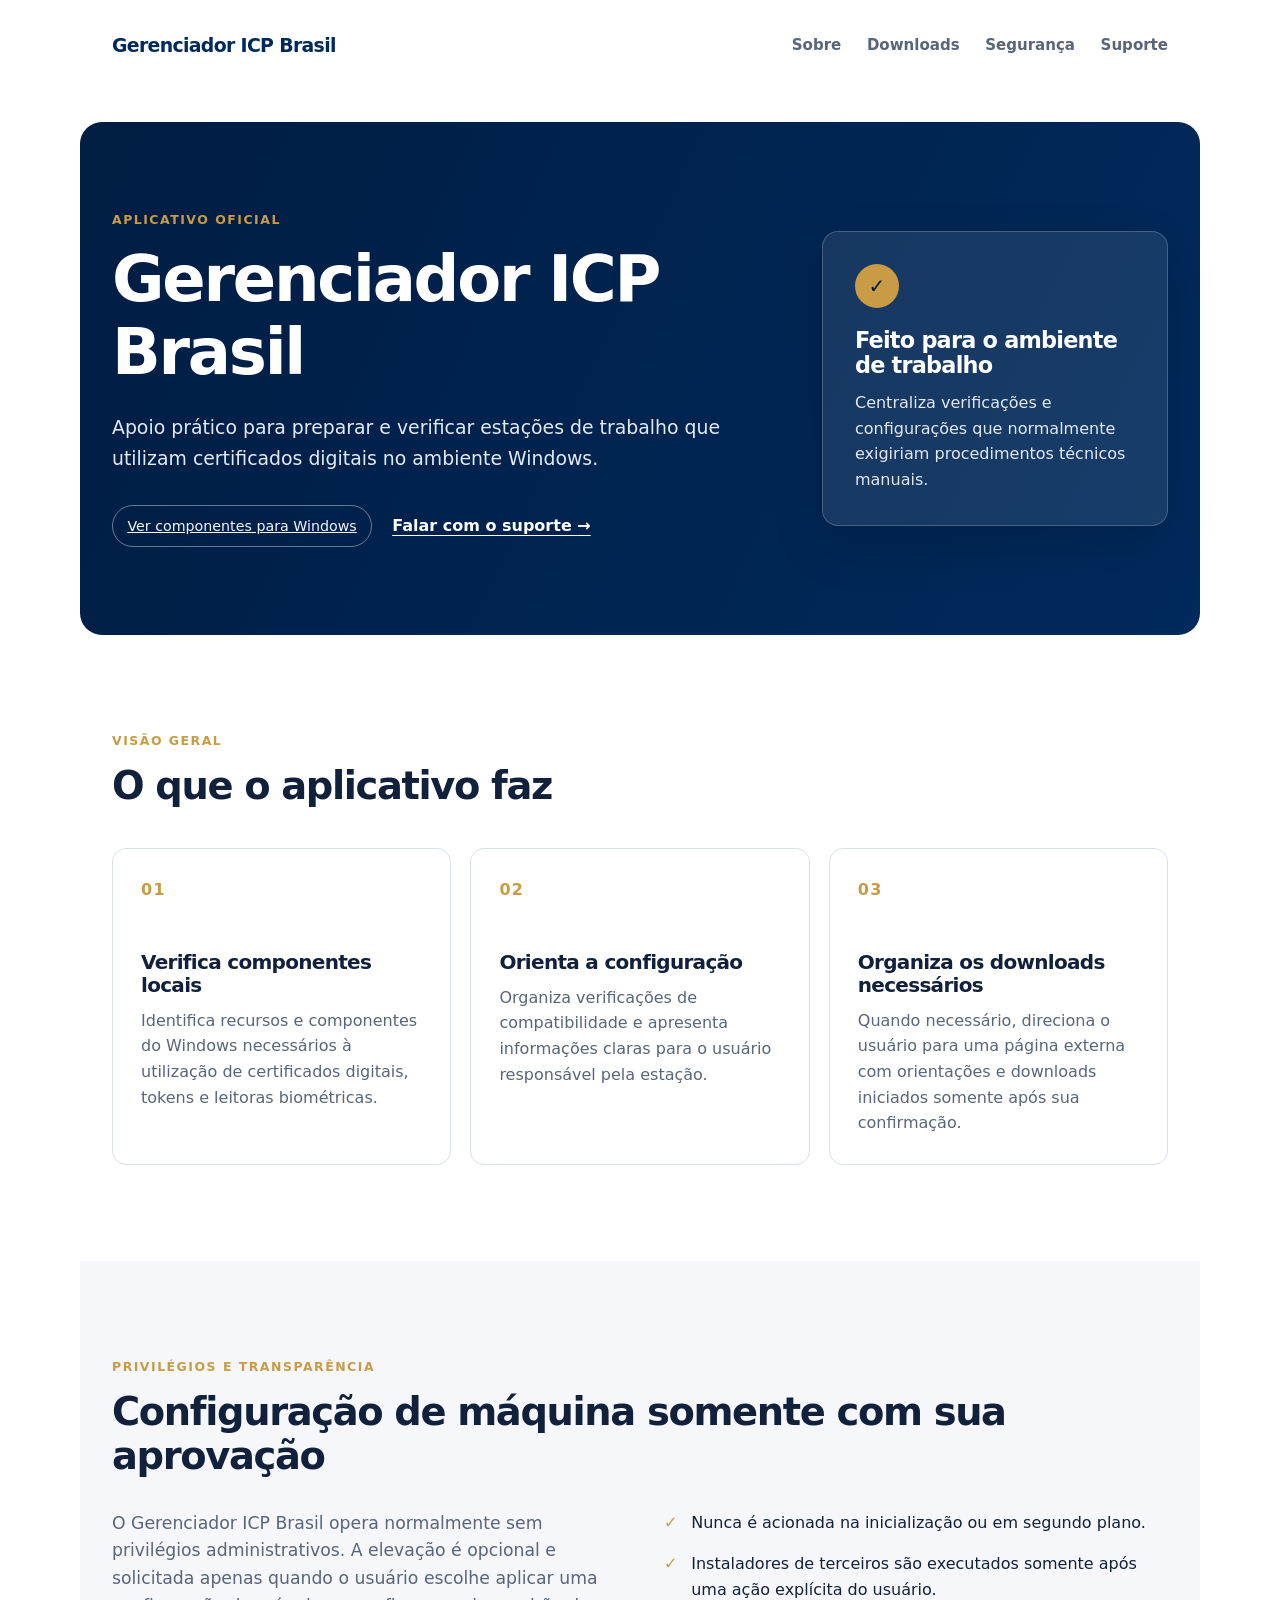
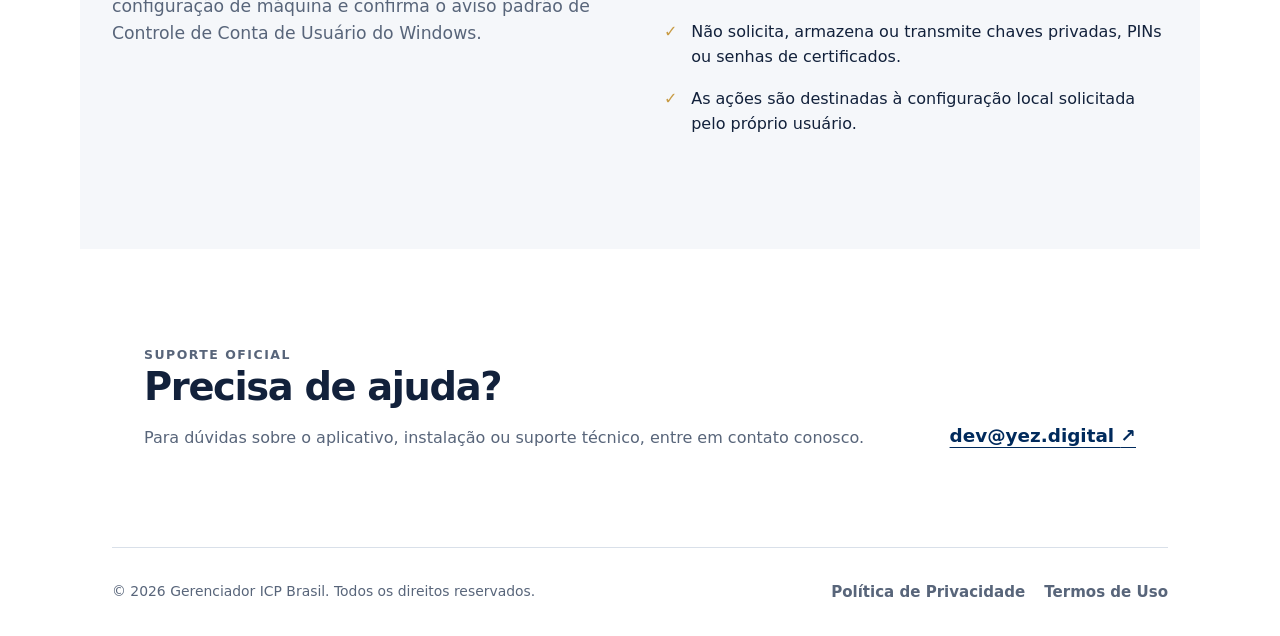
<file: landing-yez/index.html>
<!doctype html>
<html lang="pt-BR">
  <head>
    <meta charset="utf-8">
    <meta name="viewport" content="width=device-width, initial-scale=1">
    <title>Gerenciador ICP Brasil | Apoio ao certificado digital</title>
    <meta name="description" content="Página oficial do Gerenciador ICP Brasil para apoiar a configuração de estações Windows que utilizam certificados digitais.">
    <link rel="canonical" href="https://yez.digital/gerenciador-icp-brasil/">
    <meta property="og:type" content="website">
    <meta property="og:locale" content="pt_BR">
    <meta property="og:title" content="Gerenciador ICP Brasil | Apoio ao certificado digital">
    <meta property="og:description" content="Aplicativo para apoio à configuração de estações de trabalho com certificados digitais.">
    <meta name="twitter:card" content="summary">
    <meta name="theme-color" content="#002a5c">
    <link rel="stylesheet" href="assets/styles.css">
    <script type="application/ld+json">
      {
        "@context": "https://schema.org",
        "@type": "SoftwareApplication",
        "name": "Gerenciador ICP Brasil",
        "applicationCategory": "BusinessApplication",
        "url": "https://yez.digital/gerenciador-icp-brasil/",
        "email": "dev@yez.digital"
      }
    </script>
  </head>
  <body>
    <a class="skip-link" href="#conteudo">Ir para o conteúdo</a>
    <header class="topbar">
      <a class="brand" href="#inicio" aria-label="Gerenciador ICP Brasil — início">
        <span class="brand-wordmark">Gerenciador <strong>ICP Brasil</strong></span>
      </a>
      <nav aria-label="Navegação principal">
        <a href="#sobre">Sobre</a>
        <a href="downloads.html">Downloads</a>
        <a href="#seguranca">Segurança</a>
        <a href="#suporte">Suporte</a>
      </nav>
    </header>

    <main id="conteudo">
      <section id="inicio" class="hero" aria-labelledby="titulo-principal">
        <div class="hero-copy">
          <p class="eyebrow">Aplicativo oficial</p>
          <h1 id="titulo-principal">Gerenciador ICP Brasil</h1>
          <p class="lead">Apoio prático para preparar e verificar estações de trabalho que utilizam certificados digitais no ambiente Windows.</p>
          <div class="hero-actions">
            <a class="store-status" href="downloads.html">Ver componentes para Windows</a>
            <a class="text-link" href="mailto:dev@yez.digital">Falar com o suporte <span aria-hidden="true">→</span></a>
          </div>
        </div>
        <aside class="hero-card" aria-label="Resumo do aplicativo">
          <span class="card-icon" aria-hidden="true">✓</span>
          <h2>Feito para o ambiente de trabalho</h2>
          <p>Centraliza verificações e configurações que normalmente exigiriam procedimentos técnicos manuais.</p>
        </aside>
      </section>

      <section id="sobre" class="section" aria-labelledby="sobre-titulo">
        <div class="section-heading">
          <p class="eyebrow">Visão geral</p>
          <h2 id="sobre-titulo">O que o aplicativo faz</h2>
        </div>
        <div class="feature-grid">
          <article>
            <span class="feature-number">01</span>
            <h3>Verifica componentes locais</h3>
            <p>Identifica recursos e componentes do Windows necessários à utilização de certificados digitais, tokens e leitoras biométricas.</p>
          </article>
          <article>
            <span class="feature-number">02</span>
            <h3>Orienta a configuração</h3>
            <p>Organiza verificações de compatibilidade e apresenta informações claras para o usuário responsável pela estação.</p>
          </article>
          <article>
            <span class="feature-number">03</span>
            <h3>Organiza os downloads necessários</h3>
            <p>Quando necessário, direciona o usuário para uma página externa com orientações e downloads iniciados somente após sua confirmação.</p>
          </article>
        </div>
      </section>

      <section id="seguranca" class="section security" aria-labelledby="seguranca-titulo">
        <div class="section-heading">
          <p class="eyebrow">Privilégios e transparência</p>
          <h2 id="seguranca-titulo">Configuração de máquina somente com sua aprovação</h2>
        </div>
        <div class="security-layout">
          <p>O Gerenciador ICP Brasil opera normalmente sem privilégios administrativos. A elevação é opcional e solicitada apenas quando o usuário escolhe aplicar uma configuração de máquina e confirma o aviso padrão de Controle de Conta de Usuário do Windows.</p>
          <ul>
            <li>Nunca é acionada na inicialização ou em segundo plano.</li>
            <li>Instaladores de terceiros são executados somente após uma ação explícita do usuário.</li>
            <li>Não solicita, armazena ou transmite chaves privadas, PINs ou senhas de certificados.</li>
            <li>As ações são destinadas à configuração local solicitada pelo próprio usuário.</li>
          </ul>
        </div>
      </section>

      <section id="suporte" class="section support" aria-labelledby="suporte-titulo">
        <div>
          <p class="eyebrow">Suporte oficial</p>
          <h2 id="suporte-titulo">Precisa de ajuda?</h2>
          <p>Para dúvidas sobre o aplicativo, instalação ou suporte técnico, entre em contato conosco.</p>
        </div>
        <a class="support-link" href="mailto:dev@yez.digital">dev@yez.digital <span aria-hidden="true">↗</span></a>
      </section>
    </main>

    <footer>
      <span>© <span id="ano">2026</span> Gerenciador ICP Brasil. Todos os direitos reservados.</span>
      <div>
        <a href="privacidade.html">Política de Privacidade</a>
        <a href="termos.html">Termos de Uso</a>
      </div>
    </footer>
  </body>
</html>
</file>
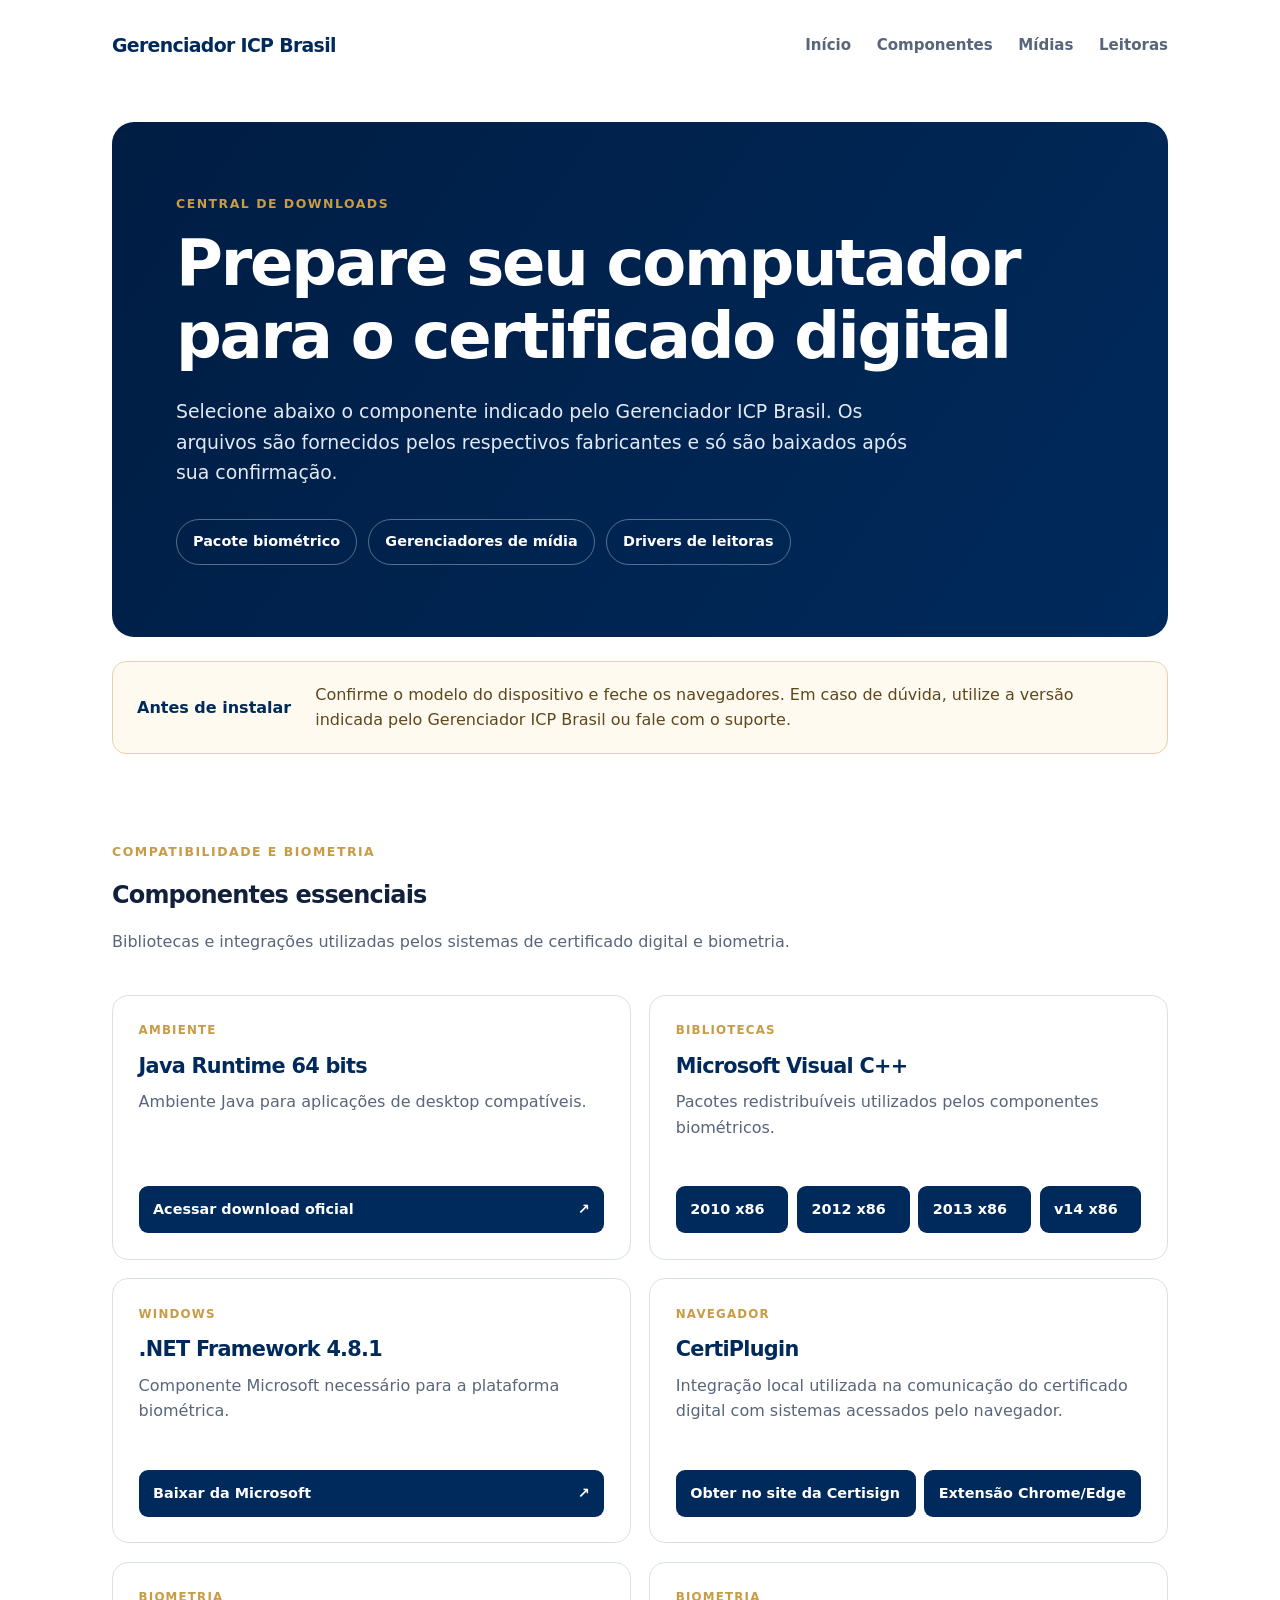
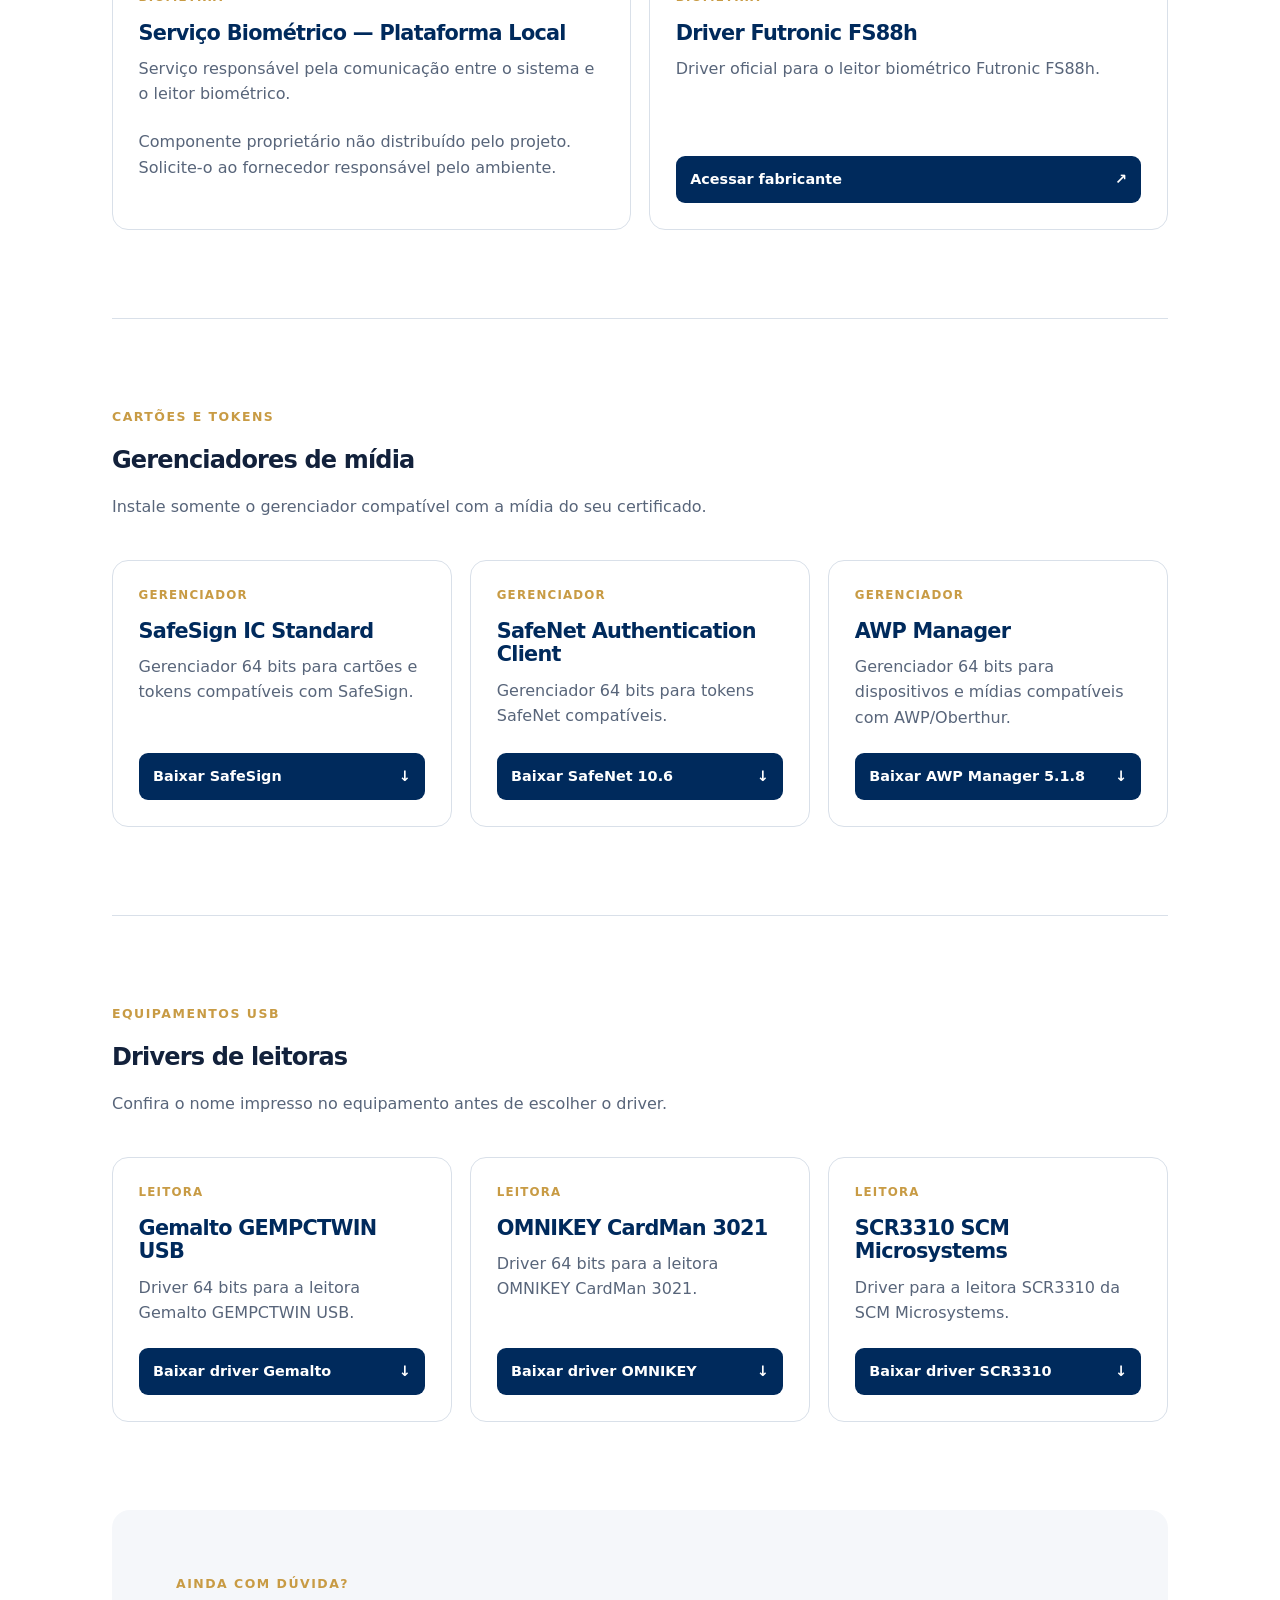
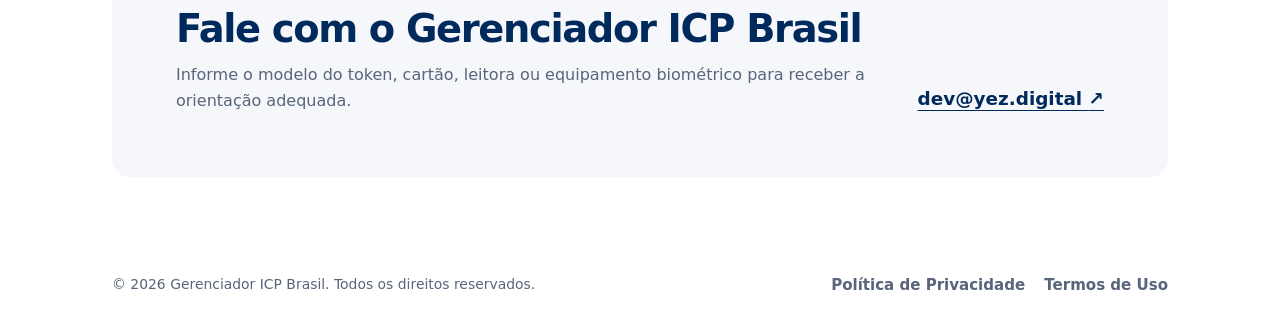
<file: landing-yez/downloads.html>
<!doctype html>
<html lang="pt-BR">
  <head>
    <meta charset="utf-8">
    <meta name="viewport" content="width=device-width, initial-scale=1">
    <title>Downloads para certificado digital | Gerenciador ICP Brasil</title>
    <meta name="description" content="Encontre componentes, gerenciadores de mídia e drivers recomendados para certificados digitais, leitoras e biometria no Windows.">
    <link rel="canonical" href="https://yez.digital/gerenciador-icp-brasil/downloads.html">
    <meta property="og:type" content="website">
    <meta property="og:locale" content="pt_BR">
    <meta property="og:title" content="Downloads para certificado digital | Gerenciador ICP Brasil">
    <meta property="og:description" content="Acesso organizado aos componentes e drivers necessários para certificados digitais.">
    <meta name="twitter:card" content="summary">
    <meta name="theme-color" content="#002a5c">
    <link rel="stylesheet" href="assets/styles.css">
  </head>
  <body>
    <a class="skip-link" href="#conteudo">Ir para o conteúdo</a>
    <header class="topbar">
      <a class="brand" href="index.html" aria-label="Gerenciador ICP Brasil — página inicial">
        <span class="brand-wordmark">Gerenciador <strong>ICP Brasil</strong></span>
      </a>
      <nav aria-label="Navegação principal">
        <a href="index.html">Início</a>
        <a href="#componentes">Componentes</a>
        <a href="#midias">Mídias</a>
        <a href="#leitoras">Leitoras</a>
      </nav>
    </header>

    <main id="conteudo" class="downloads-page">
      <section class="downloads-hero" aria-labelledby="titulo-principal">
        <p class="eyebrow">Central de downloads</p>
        <h1 id="titulo-principal">Prepare seu computador para o certificado digital</h1>
        <p class="lead">Selecione abaixo o componente indicado pelo Gerenciador ICP Brasil. Os arquivos são fornecidos pelos respectivos fabricantes e só são baixados após sua confirmação.</p>
        <nav class="quick-links" aria-label="Atalhos para categorias">
          <a href="#componentes">Pacote biométrico</a>
          <a href="#midias">Gerenciadores de mídia</a>
          <a href="#leitoras">Drivers de leitoras</a>
        </nav>
      </section>

      <aside class="download-notice" aria-label="Orientação de segurança">
        <strong>Antes de instalar</strong>
        <p>Confirme o modelo do dispositivo e feche os navegadores. Em caso de dúvida, utilize a versão indicada pelo Gerenciador ICP Brasil ou fale com o suporte.</p>
      </aside>

      <section id="componentes" class="download-section" aria-labelledby="componentes-titulo">
        <div class="section-heading">
          <p class="eyebrow">Compatibilidade e biometria</p>
          <h2 id="componentes-titulo">Componentes essenciais</h2>
          <p>Bibliotecas e integrações utilizadas pelos sistemas de certificado digital e biometria.</p>
        </div>
        <div class="download-grid">
          <article class="download-card" id="java">
            <span class="download-type">Ambiente</span>
            <h3>Java Runtime 64 bits</h3>
            <p>Ambiente Java para aplicações de desktop compatíveis.</p>
            <a class="download-button" href="https://www.java.com/pt-BR/download/manual.jsp" target="_blank" rel="noopener noreferrer">Acessar download oficial <span aria-hidden="true">↗</span></a>
          </article>
          <article class="download-card" id="visual-cpp">
            <span class="download-type">Bibliotecas</span>
            <h3>Microsoft Visual C++</h3>
            <p>Pacotes redistribuíveis utilizados pelos componentes biométricos.</p>
            <div class="download-actions">
              <a href="https://download.microsoft.com/download/1/6/5/165255E7-1014-4D0A-B094-B6A430A6BFFC/vcredist_x86.exe" target="_blank" rel="noopener noreferrer">2010 x86</a>
              <a href="https://download.microsoft.com/download/1/6/B/16B06F60-3B20-4FF2-B699-5E9B7962F9AE/VSU_4/vcredist_x86.exe" target="_blank" rel="noopener noreferrer">2012 x86</a>
              <a href="https://aka.ms/highdpimfc2013x86enu" target="_blank" rel="noopener noreferrer">2013 x86</a>
              <a href="https://aka.ms/vc14/vc_redist.x86.exe" target="_blank" rel="noopener noreferrer">v14 x86</a>
            </div>
          </article>
          <article class="download-card" id="dotnet">
            <span class="download-type">Windows</span>
            <h3>.NET Framework 4.8.1</h3>
            <p>Componente Microsoft necessário para a plataforma biométrica.</p>
            <a class="download-button" href="https://go.microsoft.com/fwlink/?linkid=2203305" target="_blank" rel="noopener noreferrer">Baixar da Microsoft <span aria-hidden="true">↗</span></a>
          </article>
          <article class="download-card" id="certiplugin">
            <span class="download-type">Navegador</span>
            <h3>CertiPlugin</h3>
            <p>Integração local utilizada na comunicação do certificado digital com sistemas acessados pelo navegador.</p>
            <div class="download-actions">
              <a href="https://www.certisign.com.br/duvidas-suporte/downloads" target="_blank" rel="noopener noreferrer">Obter no site da Certisign</a>
              <a href="https://chromewebstore.google.com/detail/certiplugin-chrome/chgajipdilbjolpgafadpdggjaeeapic" target="_blank" rel="noopener noreferrer">Extensão Chrome/Edge</a>
            </div>
          </article>
          <article class="download-card" id="plataforma-biometrica">
            <span class="download-type">Biometria</span>
            <h3>Serviço Biométrico — Plataforma Local</h3>
            <p>Serviço responsável pela comunicação entre o sistema e o leitor biométrico.</p>
            <p class="download-note">Componente proprietário não distribuído pelo projeto. Solicite-o ao fornecedor responsável pelo ambiente.</p>
          </article>
          <article class="download-card" id="futronic">
            <span class="download-type">Biometria</span>
            <h3>Driver Futronic FS88h</h3>
            <p>Driver oficial para o leitor biométrico Futronic FS88h.</p>
            <a class="download-button" href="https://www.futronic-tech.com/download.php" target="_blank" rel="noopener noreferrer">Acessar fabricante <span aria-hidden="true">↗</span></a>
          </article>
        </div>
      </section>

      <section id="midias" class="download-section download-section-alt" aria-labelledby="midias-titulo">
        <div class="section-heading">
          <p class="eyebrow">Cartões e tokens</p>
          <h2 id="midias-titulo">Gerenciadores de mídia</h2>
          <p>Instale somente o gerenciador compatível com a mídia do seu certificado.</p>
        </div>
        <div class="download-grid download-grid-three">
          <article class="download-card" id="safesign">
            <span class="download-type">Gerenciador</span>
            <h3>SafeSign IC Standard</h3>
            <p>Gerenciador 64 bits para cartões e tokens compatíveis com SafeSign.</p>
            <a class="download-button" href="https://drivers.certisign.com.br/midias/gerenciadores/safesign/64bits/SafeSignIC30124-x64-win-tu-admin.exe" target="_blank" rel="noopener noreferrer">Baixar SafeSign <span aria-hidden="true">↓</span></a>
          </article>
          <article class="download-card" id="safenet">
            <span class="download-type">Gerenciador</span>
            <h3>SafeNet Authentication Client</h3>
            <p>Gerenciador 64 bits para tokens SafeNet compatíveis.</p>
            <a class="download-button" href="https://drivers.certisign.com.br/midias/tokens/safenet/64bits/certisign10.6-x64-10.6.exe" target="_blank" rel="noopener noreferrer">Baixar SafeNet 10.6 <span aria-hidden="true">↓</span></a>
          </article>
          <article class="download-card" id="awp-manager">
            <span class="download-type">Gerenciador</span>
            <h3>AWP Manager</h3>
            <p>Gerenciador 64 bits para dispositivos e mídias compatíveis com AWP/Oberthur.</p>
            <a class="download-button" href="https://drivers.certisign.com.br/midias/leitoras/oberthur/64-bits/AWP_Manager_5.1.8_64_bits.exe" target="_blank" rel="noopener noreferrer">Baixar AWP Manager 5.1.8 <span aria-hidden="true">↓</span></a>
          </article>
        </div>
      </section>

      <section id="leitoras" class="download-section" aria-labelledby="leitoras-titulo">
        <div class="section-heading">
          <p class="eyebrow">Equipamentos USB</p>
          <h2 id="leitoras-titulo">Drivers de leitoras</h2>
          <p>Confira o nome impresso no equipamento antes de escolher o driver.</p>
        </div>
        <div class="download-grid download-grid-three">
          <article class="download-card" id="gemalto">
            <span class="download-type">Leitora</span>
            <h3>Gemalto GEMPCTWIN USB</h3>
            <p>Driver 64 bits para a leitora Gemalto GEMPCTWIN USB.</p>
            <a class="download-button" href="https://drivers.certisign.com.br/midias/leitoras/gemalto/gempctwin-usb/64-bits/gemccid_en-us_64.msi" target="_blank" rel="noopener noreferrer">Baixar driver Gemalto <span aria-hidden="true">↓</span></a>
          </article>
          <article class="download-card" id="omnikey">
            <span class="download-type">Leitora</span>
            <h3>OMNIKEY CardMan 3021</h3>
            <p>Driver 64 bits para a leitora OMNIKEY CardMan 3021.</p>
            <a class="download-button" href="https://drivers.certisign.com.br/midias/leitoras/omnikey/cardman3021/64bits/OMNIKEY3x21_x64AMD_for_R1_2_2_8.exe" target="_blank" rel="noopener noreferrer">Baixar driver OMNIKEY <span aria-hidden="true">↓</span></a>
          </article>
          <article class="download-card" id="scr3310">
            <span class="download-type">Leitora</span>
            <h3>SCR3310 SCM Microsystems</h3>
            <p>Driver para a leitora SCR3310 da SCM Microsystems.</p>
            <a class="download-button" href="https://drivers.certisign.com.br/midias/leitoras/scm/scr3310/SCR3_DriversOnly_V8.41.exe" target="_blank" rel="noopener noreferrer">Baixar driver SCR3310 <span aria-hidden="true">↓</span></a>
          </article>
        </div>
      </section>

      <section class="download-support" aria-labelledby="suporte-titulo">
        <div>
          <p class="eyebrow">Ainda com dúvida?</p>
          <h2 id="suporte-titulo">Fale com o Gerenciador ICP Brasil</h2>
          <p>Informe o modelo do token, cartão, leitora ou equipamento biométrico para receber a orientação adequada.</p>
        </div>
        <a class="support-link" href="mailto:dev@yez.digital">dev@yez.digital <span aria-hidden="true">↗</span></a>
      </section>
    </main>

    <footer>
      <span>© 2026 Gerenciador ICP Brasil. Todos os direitos reservados.</span>
      <div>
        <a href="privacidade.html">Política de Privacidade</a>
        <a href="termos.html">Termos de Uso</a>
      </div>
    </footer>
  </body>
</html>
</file>
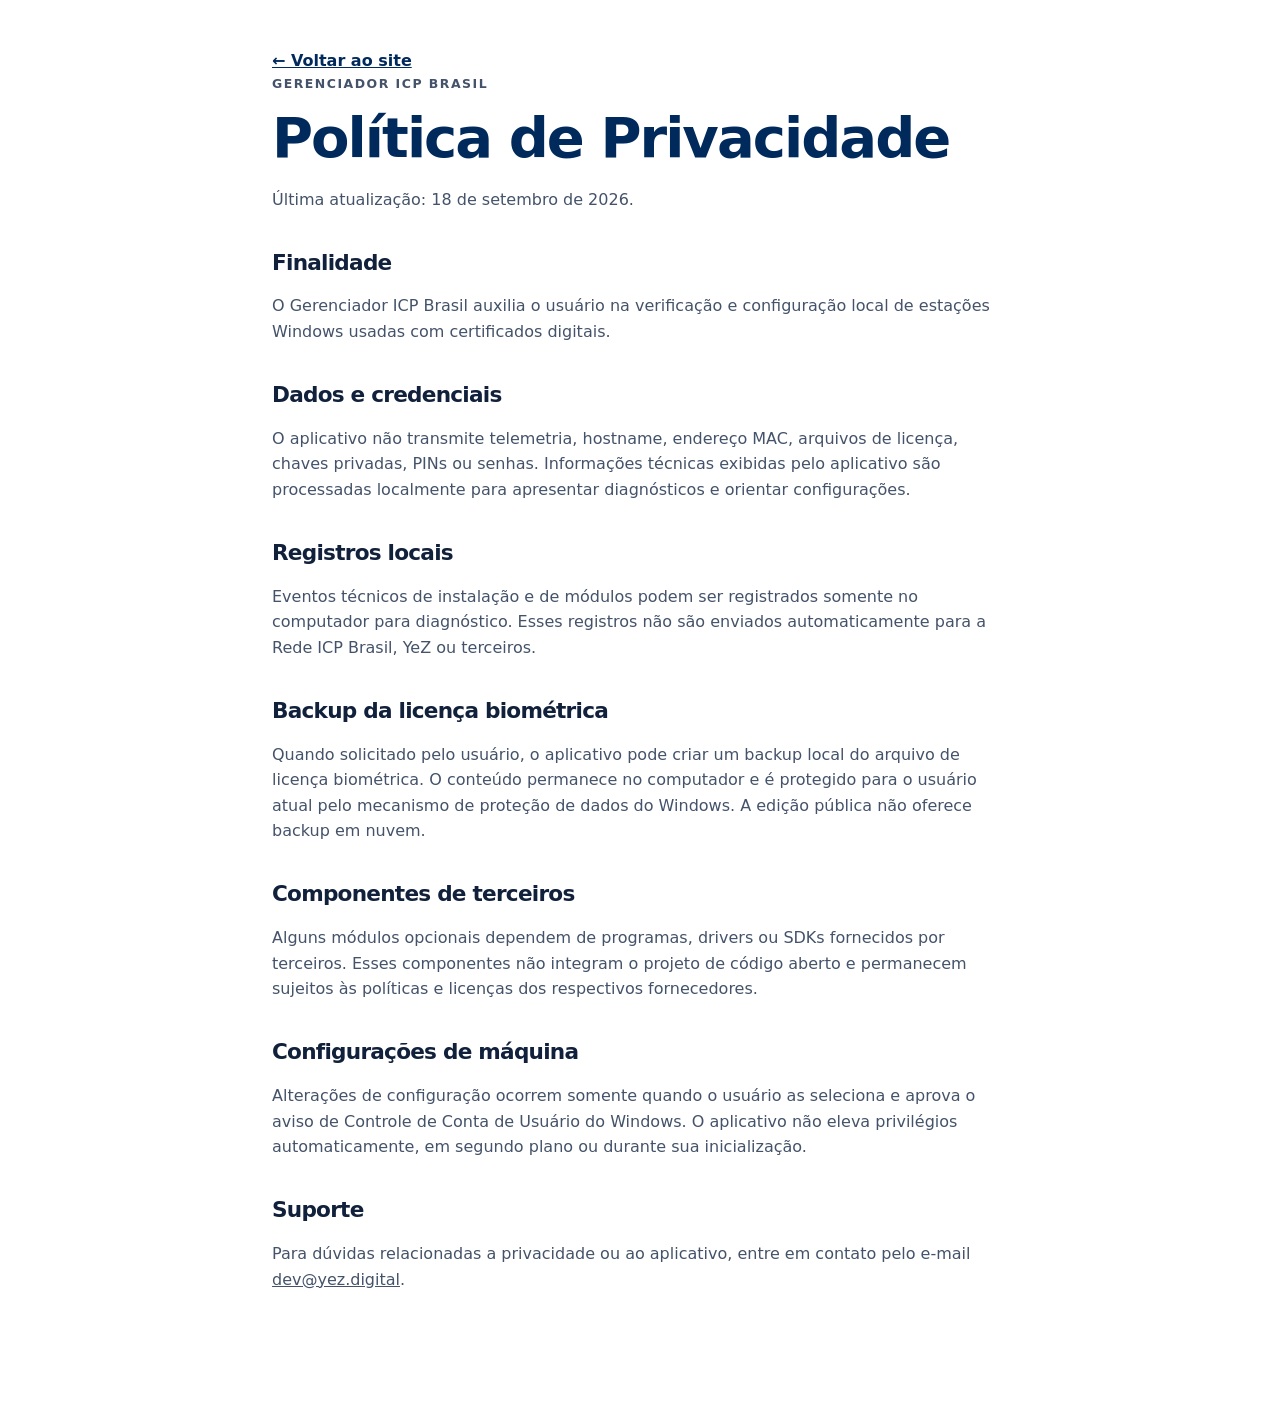
<file: landing-yez/privacidade.html>
<!doctype html>
<html lang="pt-BR">
  <head>
    <meta charset="utf-8"><meta name="viewport" content="width=device-width, initial-scale=1">
    <title>Política de Privacidade | Gerenciador ICP Brasil</title>
    <meta name="description" content="Política de Privacidade do Gerenciador ICP Brasil.">
    <link rel="canonical" href="https://yez.digital/gerenciador-icp-brasil/privacidade.html"><link rel="stylesheet" href="assets/styles.css">
  </head>
  <body>
    <main class="legal"><a class="back" href="index.html">← Voltar ao site</a><p class="eyebrow">Gerenciador ICP Brasil</p><h1>Política de Privacidade</h1><p>Última atualização: 18 de setembro de 2026.</p>
      <h2>Finalidade</h2><p>O Gerenciador ICP Brasil auxilia o usuário na verificação e configuração local de estações Windows usadas com certificados digitais.</p>
      <h2>Dados e credenciais</h2><p>O aplicativo não transmite telemetria, hostname, endereço MAC, arquivos de licença, chaves privadas, PINs ou senhas. Informações técnicas exibidas pelo aplicativo são processadas localmente para apresentar diagnósticos e orientar configurações.</p>
      <h2>Registros locais</h2><p>Eventos técnicos de instalação e de módulos podem ser registrados somente no computador para diagnóstico. Esses registros não são enviados automaticamente para a Rede ICP Brasil, YeZ ou terceiros.</p>
      <h2>Backup da licença biométrica</h2><p>Quando solicitado pelo usuário, o aplicativo pode criar um backup local do arquivo de licença biométrica. O conteúdo permanece no computador e é protegido para o usuário atual pelo mecanismo de proteção de dados do Windows. A edição pública não oferece backup em nuvem.</p>
      <h2>Componentes de terceiros</h2><p>Alguns módulos opcionais dependem de programas, drivers ou SDKs fornecidos por terceiros. Esses componentes não integram o projeto de código aberto e permanecem sujeitos às políticas e licenças dos respectivos fornecedores.</p>
      <h2>Configurações de máquina</h2><p>Alterações de configuração ocorrem somente quando o usuário as seleciona e aprova o aviso de Controle de Conta de Usuário do Windows. O aplicativo não eleva privilégios automaticamente, em segundo plano ou durante sua inicialização.</p>
      <h2>Suporte</h2><p>Para dúvidas relacionadas a privacidade ou ao aplicativo, entre em contato pelo e-mail <a href="mailto:dev@yez.digital">dev@yez.digital</a>.</p>
    </main>
  </body>
</html>
</file>
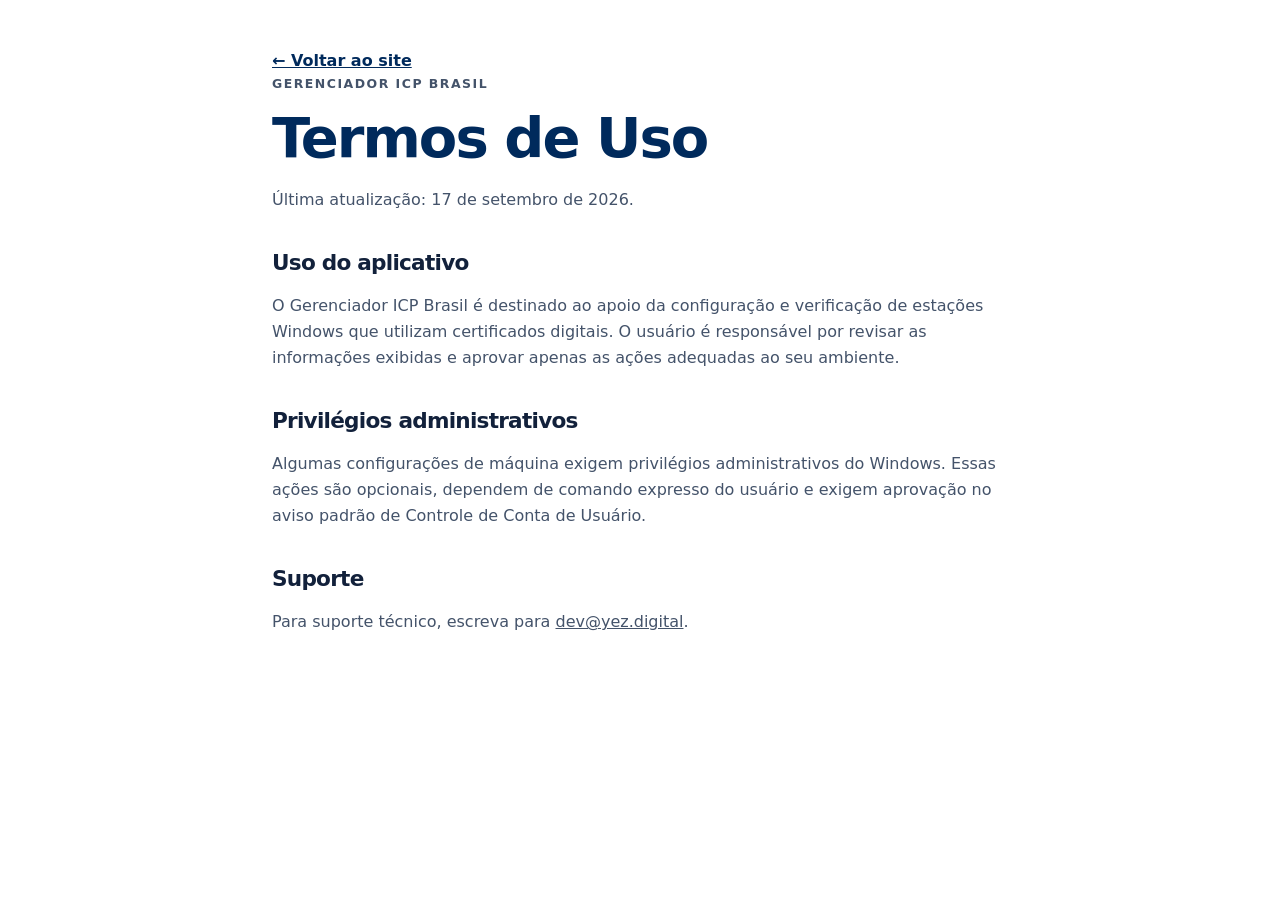
<file: landing-yez/termos.html>
<!doctype html>
<html lang="pt-BR">
  <head>
    <meta charset="utf-8"><meta name="viewport" content="width=device-width, initial-scale=1">
    <title>Termos de Uso | Gerenciador ICP Brasil</title>
    <meta name="description" content="Termos de Uso do Gerenciador ICP Brasil.">
    <link rel="canonical" href="https://yez.digital/gerenciador-icp-brasil/termos.html"><link rel="stylesheet" href="assets/styles.css">
  </head>
  <body>
    <main class="legal"><a class="back" href="index.html">← Voltar ao site</a><p class="eyebrow">Gerenciador ICP Brasil</p><h1>Termos de Uso</h1><p>Última atualização: 17 de setembro de 2026.</p>
      <h2>Uso do aplicativo</h2><p>O Gerenciador ICP Brasil é destinado ao apoio da configuração e verificação de estações Windows que utilizam certificados digitais. O usuário é responsável por revisar as informações exibidas e aprovar apenas as ações adequadas ao seu ambiente.</p>
      <h2>Privilégios administrativos</h2><p>Algumas configurações de máquina exigem privilégios administrativos do Windows. Essas ações são opcionais, dependem de comando expresso do usuário e exigem aprovação no aviso padrão de Controle de Conta de Usuário.</p>
      <h2>Suporte</h2><p>Para suporte técnico, escreva para <a href="mailto:dev@yez.digital">dev@yez.digital</a>.</p>
    </main>
  </body>
</html>
</file>
<file: landing-yez/assets/styles.css>
:root {
  --navy: #002a5c;
  --navy-dark: #001d43;
  --gold: #c89b44;
  --ink: #12213b;
  --muted: #58657a;
  --line: #d9e0e9;
  --surface: #f5f7fa;
  --white: #ffffff;
  --max-width: 1120px;
}

* { box-sizing: border-box; }
html { scroll-behavior: smooth; }
body { margin: 0; background: var(--white); color: var(--ink); font-family: Inter, ui-sans-serif, system-ui, -apple-system, BlinkMacSystemFont, "Segoe UI", sans-serif; line-height: 1.6; }
a { color: inherit; }
.skip-link { position: absolute; left: -9999px; top: 0; z-index: 20; background: var(--white); color: var(--navy); padding: .75rem 1rem; }
.skip-link:focus { left: 1rem; top: 1rem; outline: 3px solid var(--gold); }
.topbar, main, footer { max-width: var(--max-width); margin: 0 auto; }
.topbar { min-height: 90px; display: flex; align-items: center; justify-content: space-between; padding: 0 2rem; }
.brand { display: inline-flex; align-items: center; color: var(--navy); text-decoration: none; }
.brand-wordmark { font-size: 1.18rem; font-weight: 650; letter-spacing: -.035em; }
.brand-wordmark strong { color: var(--navy); font-weight: 850; }
nav { display: flex; gap: 1.6rem; }
nav a, footer a { color: var(--muted); text-decoration: none; font-size: .94rem; font-weight: 650; }
nav a:hover, nav a:focus-visible, footer a:hover, footer a:focus-visible { color: var(--navy); text-decoration: underline; }
.hero { margin: 2rem auto 0; min-height: 470px; padding: 5.5rem 2rem; background: linear-gradient(115deg, var(--navy-dark), var(--navy)); color: var(--white); display: grid; grid-template-columns: minmax(0, 1.4fr) minmax(280px, .75fr); gap: 4rem; align-items: center; border-radius: 22px; }
.eyebrow { margin: 0 0 .8rem; color: var(--gold); font-size: .78rem; font-weight: 800; letter-spacing: .12em; text-transform: uppercase; }
h1, h2, h3 { line-height: 1.15; letter-spacing: -.035em; }
h1 { max-width: 700px; margin: 0; font-size: clamp(2.55rem, 5vw, 4.7rem); }
.lead { max-width: 620px; margin: 1.4rem 0 0; color: #e4eaf4; font-size: 1.18rem; }
.hero-actions { display: flex; flex-wrap: wrap; align-items: center; gap: 1.25rem; margin-top: 2rem; }
.store-status { display: inline-block; border: 1px solid rgba(255,255,255,.4); border-radius: 999px; padding: .55rem .9rem; color: #f4f7fc; font-size: .89rem; }
.text-link { color: var(--white); font-weight: 750; text-underline-offset: 4px; }
.hero-card { padding: 2rem; border: 1px solid rgba(255,255,255,.2); border-radius: 16px; background: rgba(255,255,255,.09); box-shadow: 0 20px 50px rgba(0,0,0,.15); }
.card-icon { display: grid; width: 44px; height: 44px; place-items: center; border-radius: 50%; background: var(--gold); color: var(--navy-dark); font-weight: 900; font-size: 1.25rem; }
.hero-card h2 { margin: 1.2rem 0 .7rem; font-size: 1.4rem; }
.hero-card p { margin: 0; color: #e2e9f3; }
.section { padding: 6rem 2rem; }
.section-heading { max-width: 720px; }
.section h2 { margin: 0; font-size: clamp(2rem, 3vw, 3rem); }
.feature-grid { display: grid; grid-template-columns: repeat(3, 1fr); gap: 1.2rem; margin-top: 2.5rem; }
.feature-grid article { min-height: 250px; padding: 1.75rem; border: 1px solid var(--line); border-radius: 14px; background: var(--white); }
.feature-number { color: var(--gold); font-weight: 850; letter-spacing: .08em; }
.feature-grid h3 { margin: 3rem 0 .7rem; font-size: 1.25rem; }
.feature-grid p, .support p { margin: 0; color: var(--muted); }
.security { max-width: none; background: var(--surface); }
.security > *, .support { max-width: calc(var(--max-width) - 4rem); margin-left: auto; margin-right: auto; }
.security-layout { display: grid; grid-template-columns: 1fr 1fr; gap: 3rem; margin-top: 2rem; }
.security-layout > p { margin: 0; color: var(--muted); font-size: 1.08rem; }
.security-layout ul { margin: 0; padding: 0; list-style: none; }
.security-layout li { position: relative; padding: 0 0 1rem 1.7rem; color: var(--ink); }
.security-layout li::before { position: absolute; left: 0; content: "✓"; color: var(--gold); font-weight: 900; }
.support { display: flex; align-items: end; justify-content: space-between; gap: 2rem; border-bottom: 1px solid var(--line); }
.support h2 { margin: 0 0 1rem; }
.support-link { flex: none; color: var(--navy); font-size: 1.15rem; font-weight: 800; text-underline-offset: 5px; }
footer { display: flex; justify-content: space-between; gap: 1rem; padding: 2rem; color: var(--muted); font-size: .87rem; }
footer div { display: flex; gap: 1.2rem; }
.legal { max-width: 800px; margin: 0 auto; padding: 3rem 2rem 6rem; }
.legal h1 { color: var(--navy); font-size: clamp(2.3rem, 5vw, 3.5rem); }
.legal h2 { margin-top: 2.4rem; font-size: 1.35rem; }
.legal p, .legal li { color: #44536a; }
.legal .back { color: var(--navy); font-weight: 750; }
.downloads-page { padding: 0 2rem; }
.downloads-hero { margin: 2rem 0 0; padding: 4.5rem clamp(1.5rem, 5vw, 4.5rem); border-radius: 22px; background: linear-gradient(125deg, var(--navy-dark), var(--navy)); color: var(--white); }
.downloads-hero h1 { max-width: 850px; }
.downloads-hero .lead { max-width: 760px; }
.quick-links { display: flex; flex-wrap: wrap; gap: .7rem; margin-top: 2rem; }
.quick-links a { padding: .65rem 1rem; border: 1px solid rgba(255,255,255,.34); border-radius: 999px; color: var(--white); text-decoration: none; font-size: .9rem; font-weight: 750; }
.quick-links a:hover, .quick-links a:focus-visible { border-color: var(--gold); background: rgba(255,255,255,.08); }
.download-notice { display: grid; grid-template-columns: auto 1fr; gap: 1.5rem; align-items: center; margin: 1.5rem 0 0; padding: 1.25rem 1.5rem; border: 1px solid #e4d2ad; border-radius: 14px; background: #fffaf0; color: #5d471b; }
.download-notice strong { color: var(--navy); }
.download-notice p { margin: 0; }
.download-section { padding: 5.5rem 0; scroll-margin-top: 1rem; }
.download-section + .download-section { border-top: 1px solid var(--line); }
.download-section .section-heading > p:last-child { color: var(--muted); }
.download-grid { display: grid; grid-template-columns: repeat(2, minmax(0, 1fr)); gap: 1.15rem; margin-top: 2.5rem; }
.download-grid-three { grid-template-columns: repeat(3, minmax(0, 1fr)); }
.download-card { display: flex; min-height: 265px; flex-direction: column; padding: 1.6rem; border: 1px solid var(--line); border-radius: 16px; background: var(--white); scroll-margin-top: 1.5rem; transition: border-color .2s ease, box-shadow .2s ease, transform .2s ease; }
.download-card:target { border-color: var(--gold); box-shadow: 0 0 0 4px rgba(200,155,68,.2), 0 18px 42px rgba(0,42,92,.12); transform: translateY(-2px); }
.download-type { color: var(--gold); font-size: .74rem; font-weight: 850; letter-spacing: .1em; text-transform: uppercase; }
.download-card h3 { margin: .9rem 0 .65rem; color: var(--navy); font-size: 1.3rem; }
.download-card p { margin: 0 0 1.4rem; color: var(--muted); }
.download-button, .download-actions a { display: inline-flex; align-items: center; justify-content: space-between; gap: .75rem; margin-top: auto; border-radius: 9px; background: var(--navy); color: var(--white); padding: .75rem .9rem; text-decoration: none; font-size: .9rem; font-weight: 750; }
.download-button:hover, .download-button:focus-visible, .download-actions a:hover, .download-actions a:focus-visible { background: var(--navy-dark); outline: 3px solid rgba(200,155,68,.45); outline-offset: 2px; }
.download-actions { display: flex; flex-wrap: wrap; gap: .55rem; margin-top: auto; }
.download-actions a { margin-top: 0; flex: 1 1 auto; }
.download-support { display: flex; align-items: end; justify-content: space-between; gap: 2rem; padding: 4rem; margin-bottom: 4rem; border-radius: 18px; background: var(--surface); }
.download-support h2 { margin: 0 0 .7rem; color: var(--navy); font-size: clamp(1.8rem, 3vw, 2.7rem); }
.download-support p:last-child { margin: 0; color: var(--muted); }
@media (max-width: 760px) {
  .topbar { min-height: auto; flex-direction: column; gap: .25rem; padding: .65rem 1rem 1rem; } nav { justify-content: center; flex-wrap: wrap; gap: .45rem 1rem; } .hero { margin: 0; padding: 4rem 1.5rem; grid-template-columns: 1fr; border-radius: 0; gap: 2.5rem; } .section { padding: 4rem 1.5rem; } .feature-grid, .security-layout { grid-template-columns: 1fr; gap: 1rem; } .support { display: block; } .support-link { display: inline-block; margin-top: 1.5rem; } footer { padding: 1.5rem; flex-direction: column; } footer div { flex-wrap: wrap; }
  .downloads-page { padding: 0; } .downloads-hero { margin: 0; padding: 3.5rem 1.5rem; border-radius: 0; } .download-notice { grid-template-columns: 1fr; margin: 1.25rem; gap: .35rem; } .download-section { padding: 4rem 1.25rem; } .download-grid, .download-grid-three { grid-template-columns: 1fr; } .download-support { display: block; margin: 0 1.25rem 3rem; padding: 2rem 1.5rem; } .download-support .support-link { margin-top: 1.25rem; }
}
</file>
